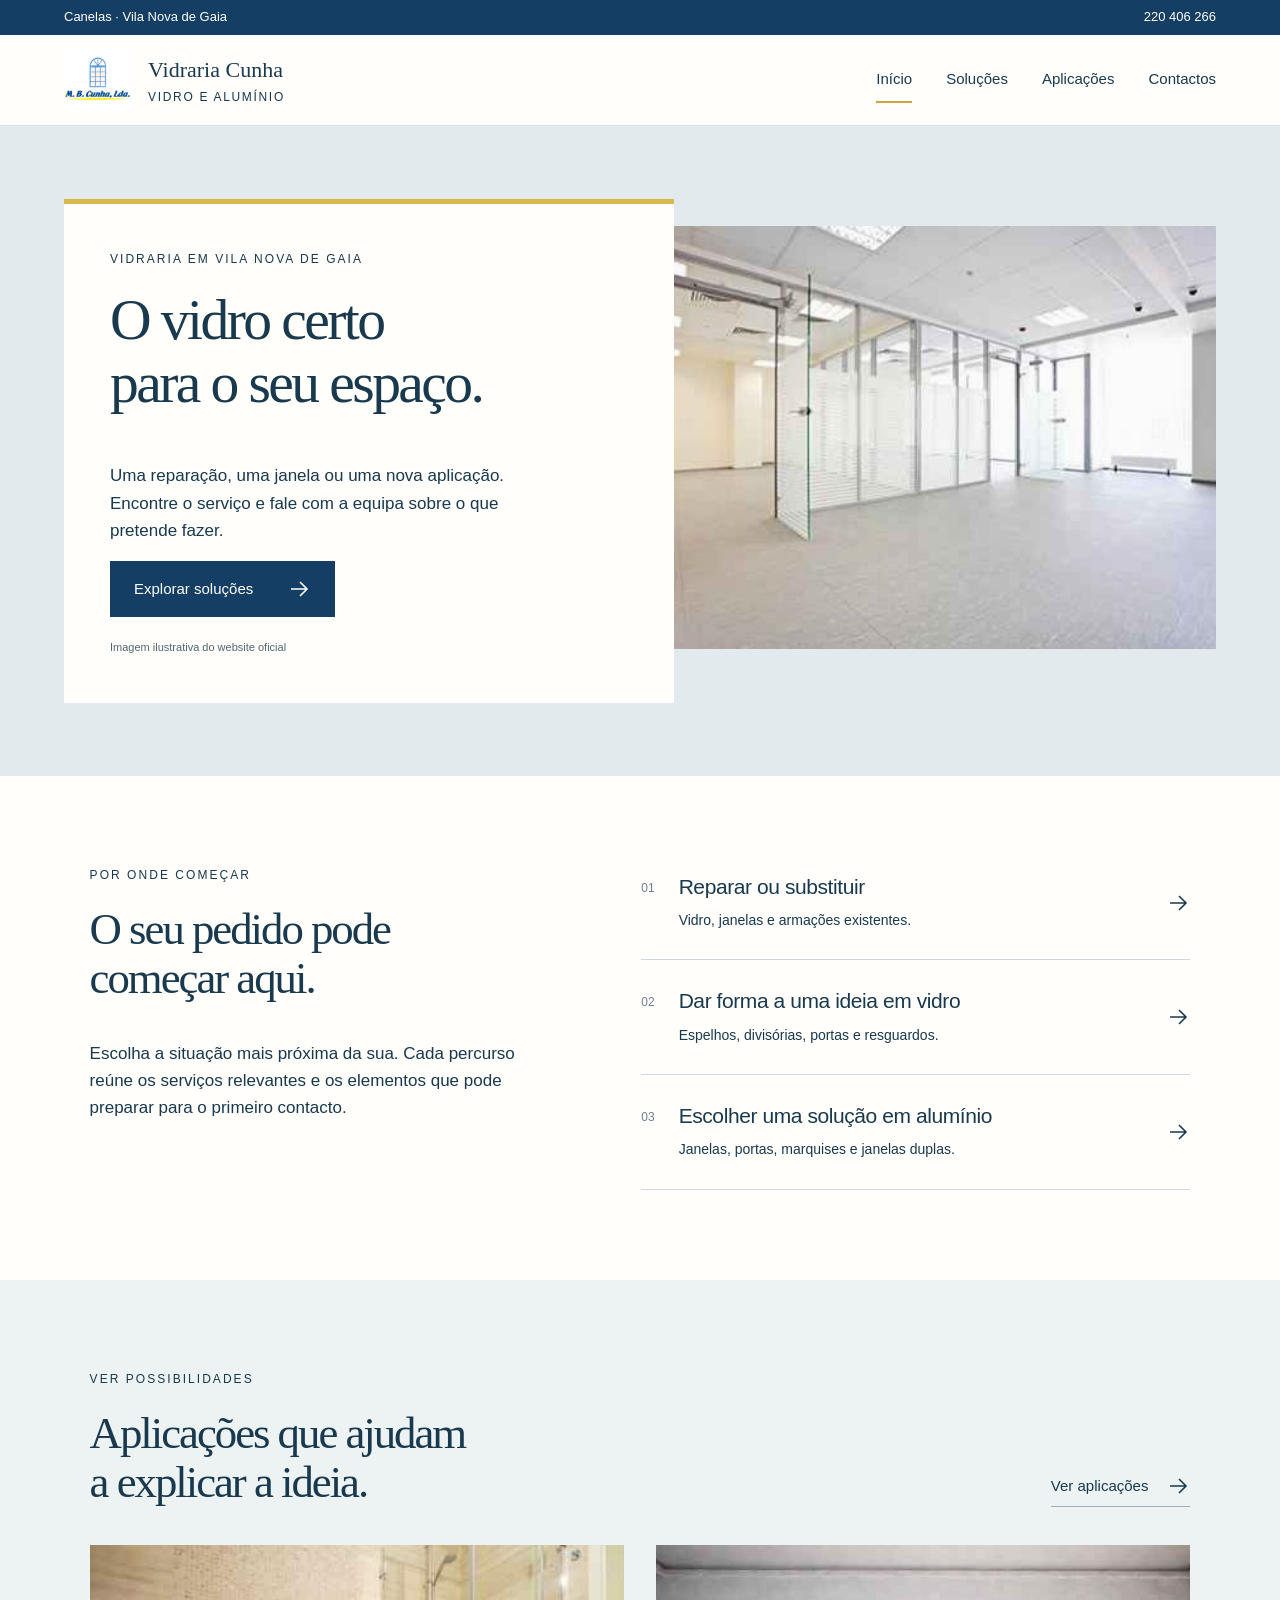
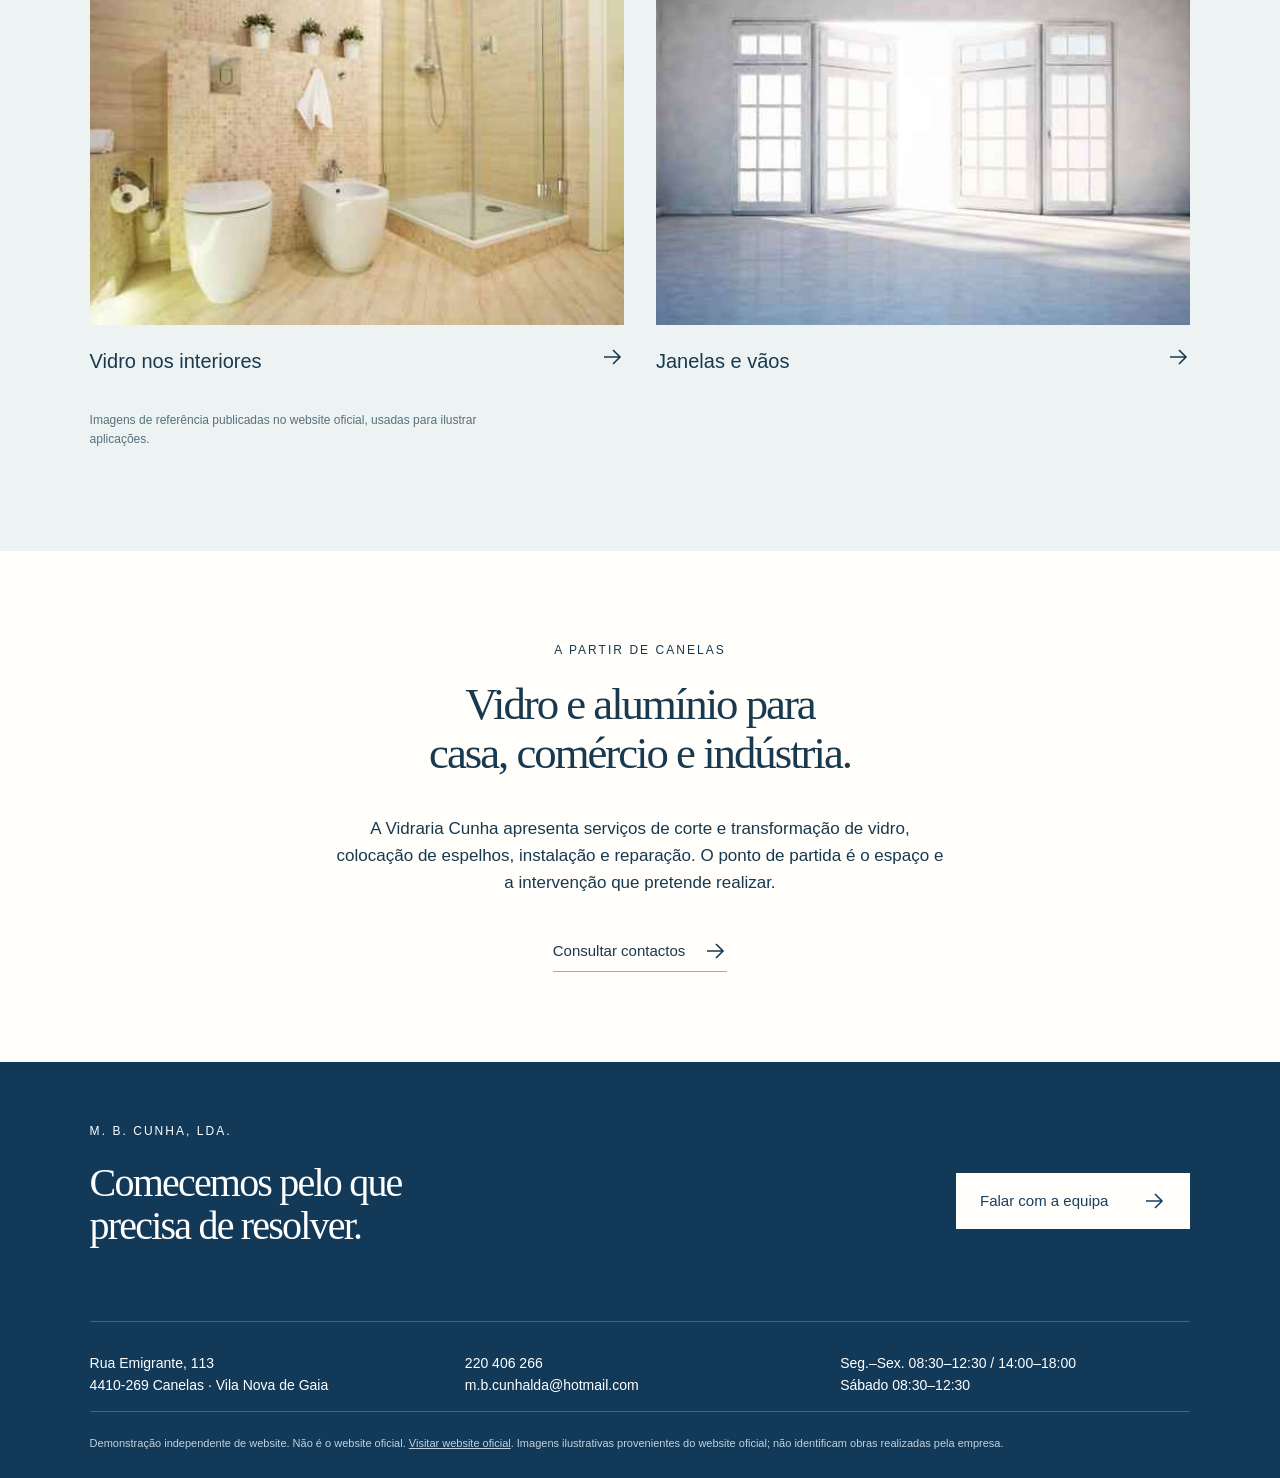
<file: index.html>
<!doctype html><html lang="pt-PT"><head><meta charset="utf-8"><meta name="viewport" content="width=device-width,initial-scale=1"><meta name="robots" content="noindex,nofollow"><title>Vidro e alumínio em Gaia · Vidraria Cunha</title><meta name="description" content="Vidro, espelhos e caixilharia de alumínio em Canelas, Vila Nova de Gaia. Demonstração independente de website."><link rel="stylesheet" href="style.css"><script src="app.js" defer></script></head><body><a class="skip" href="#conteudo">Saltar para o conteúdo</a><div class="topline"><span>Canelas · Vila Nova de Gaia</span><a href="tel:+351220406266">220 406 266</a></div><header><a class="brand" href="index.html" aria-label="Vidraria Cunha — início"><img src="assets/logo.gif" alt="M. B. Cunha, Lda." width="100" height="100"><span>Vidraria Cunha<small>Vidro e alumínio</small></span></a><button class="menu" aria-controls="nav" aria-expanded="false">Menu <span aria-hidden="true">☰</span></button><nav id="nav" aria-label="Navegação principal"><a href="index.html" aria-current="page">Início</a><a href="solucoes.html">Soluções</a><a href="aplicacoes.html">Aplicações</a><a href="contactos.html">Contactos</a></nav></header><main id="conteudo">
<section class="hero"><img src="assets/application-2.jpg" alt="Exemplo ilustrativo de divisórias e portas de vidro num escritório" width="500" height="334" fetchpriority="high"><div class="hero-panel"><span class="eyebrow">Vidraria em Vila Nova de Gaia</span><h1>O vidro certo<br>para o seu espaço.</h1><p>Uma reparação, uma janela ou uma nova aplicação. Encontre o serviço e fale com a equipa sobre o que pretende fazer.</p><a class="button" href="solucoes.html">Explorar soluções<svg viewBox="0 0 24 24" fill="none" stroke="currentColor" stroke-width="1.6" aria-hidden="true"><path d="M4 12h15M13 5l7 7-7 7"/></svg></a><span class="image-note">Imagem ilustrativa do website oficial</span></div></section>
<section class="section start"><div><span class="eyebrow">Por onde começar</span><h2>O seu pedido pode<br>começar aqui.</h2><p>Escolha a situação mais próxima da sua. Cada percurso reúne os serviços relevantes e os elementos que pode preparar para o primeiro contacto.</p></div><div class="paths"><a href="solucoes.html#reparacao"><span class="number">01</span><span><h3>Reparar ou substituir</h3><p>Vidro, janelas e armações existentes.</p></span><svg viewBox="0 0 24 24" fill="none" stroke="currentColor" stroke-width="1.6" aria-hidden="true"><path d="M4 12h15M13 5l7 7-7 7"/></svg></a><a href="solucoes.html#vidro"><span class="number">02</span><span><h3>Dar forma a uma ideia em vidro</h3><p>Espelhos, divisórias, portas e resguardos.</p></span><svg viewBox="0 0 24 24" fill="none" stroke="currentColor" stroke-width="1.6" aria-hidden="true"><path d="M4 12h15M13 5l7 7-7 7"/></svg></a><a href="solucoes.html#aluminio"><span class="number">03</span><span><h3>Escolher uma solução em alumínio</h3><p>Janelas, portas, marquises e janelas duplas.</p></span><svg viewBox="0 0 24 24" fill="none" stroke="currentColor" stroke-width="1.6" aria-hidden="true"><path d="M4 12h15M13 5l7 7-7 7"/></svg></a></div></section>
<section class="section examples"><div class="section-heading"><div><span class="eyebrow">Ver possibilidades</span><h2>Aplicações que ajudam<br>a explicar a ideia.</h2></div><a class="text-link" href="aplicacoes.html">Ver aplicações<svg viewBox="0 0 24 24" fill="none" stroke="currentColor" stroke-width="1.6" aria-hidden="true"><path d="M4 12h15M13 5l7 7-7 7"/></svg></a></div><div class="image-pair"><a href="aplicacoes.html#interiores"><img class="" src="assets/application-4.jpg" alt="Imagem ilustrativa de um resguardo de vidro numa casa de banho" loading="lazy" width="500" height="334"><span>Vidro nos interiores <svg viewBox="0 0 24 24" fill="none" stroke="currentColor" stroke-width="1.6" aria-hidden="true"><path d="M4 12h15M13 5l7 7-7 7"/></svg></span></a><a href="aplicacoes.html#janelas"><img class="" src="assets/application-5.jpg" alt="Imagem ilustrativa de janelas abertas num espaço interior" loading="lazy" width="500" height="334"><span>Janelas e vãos <svg viewBox="0 0 24 24" fill="none" stroke="currentColor" stroke-width="1.6" aria-hidden="true"><path d="M4 12h15M13 5l7 7-7 7"/></svg></span></a></div><p class="caption">Imagens de referência publicadas no website oficial, usadas para ilustrar aplicações.</p></section>
<section class="section about"><span class="eyebrow">A partir de Canelas</span><h2>Vidro e alumínio para<br>casa, comércio e indústria.</h2><p>A Vidraria Cunha apresenta serviços de corte e transformação de vidro, colocação de espelhos, instalação e reparação. O ponto de partida é o espaço e a intervenção que pretende realizar.</p><a class="text-link" href="contactos.html">Consultar contactos<svg viewBox="0 0 24 24" fill="none" stroke="currentColor" stroke-width="1.6" aria-hidden="true"><path d="M4 12h15M13 5l7 7-7 7"/></svg></a></section>
</main><footer><div class="footer-top"><div><span class="eyebrow">M. B. Cunha, Lda.</span><h2>Comecemos pelo que<br>precisa de resolver.</h2></div><a class="button light" href="contactos.html">Falar com a equipa<svg viewBox="0 0 24 24" fill="none" stroke="currentColor" stroke-width="1.6" aria-hidden="true"><path d="M4 12h15M13 5l7 7-7 7"/></svg></a></div><div class="footer-details"><p>Rua Emigrante, 113<br>4410-269 Canelas · Vila Nova de Gaia</p><p><a href="tel:+351220406266">220 406 266</a><br><a href="mailto:m.b.cunhalda@hotmail.com">m.b.cunhalda@hotmail.com</a></p><p>Seg.–Sex. 08:30–12:30 / 14:00–18:00<br>Sábado 08:30–12:30</p></div><div class="demo-note">Demonstração independente de website. Não é o website oficial. <a href="https://www.vidrariacunha.pt/" target="_blank" rel="noopener">Visitar website oficial</a>. Imagens ilustrativas provenientes do website oficial; não identificam obras realizadas pela empresa.</div></footer></body></html>
</file>
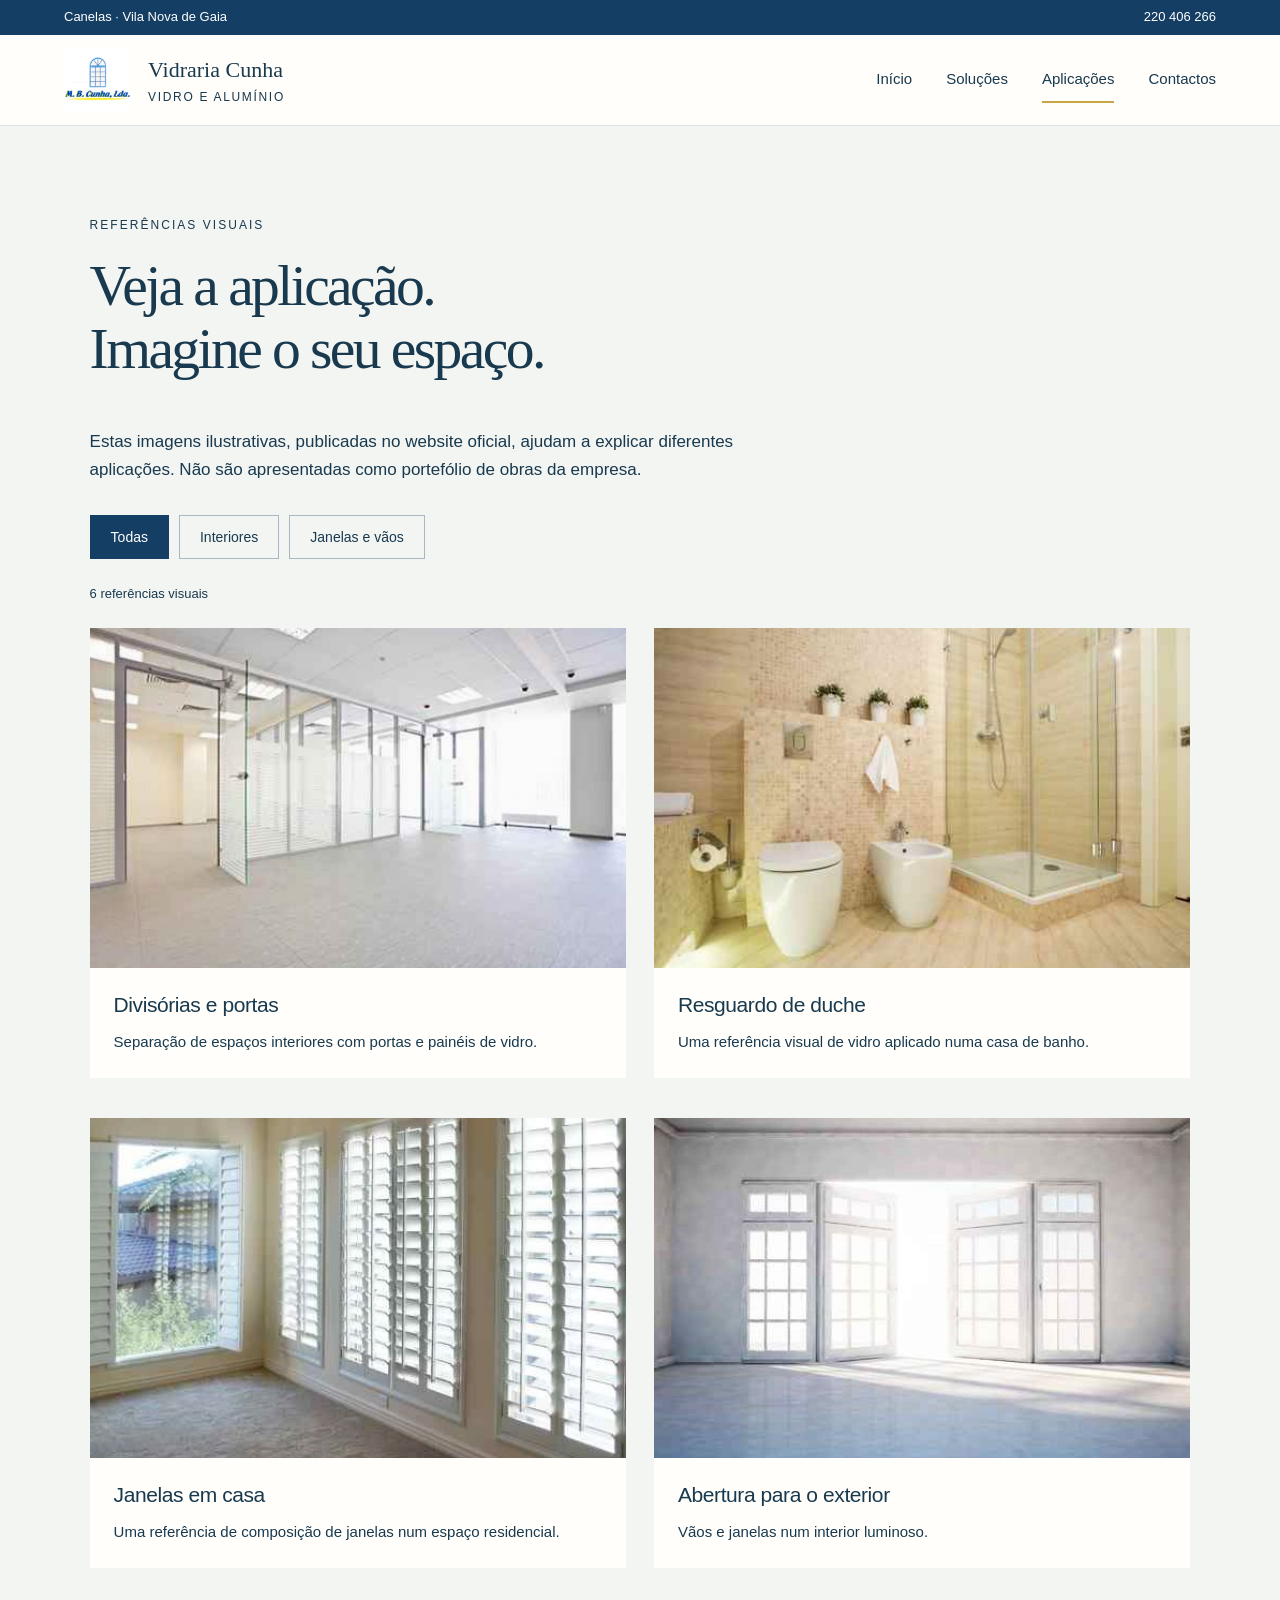
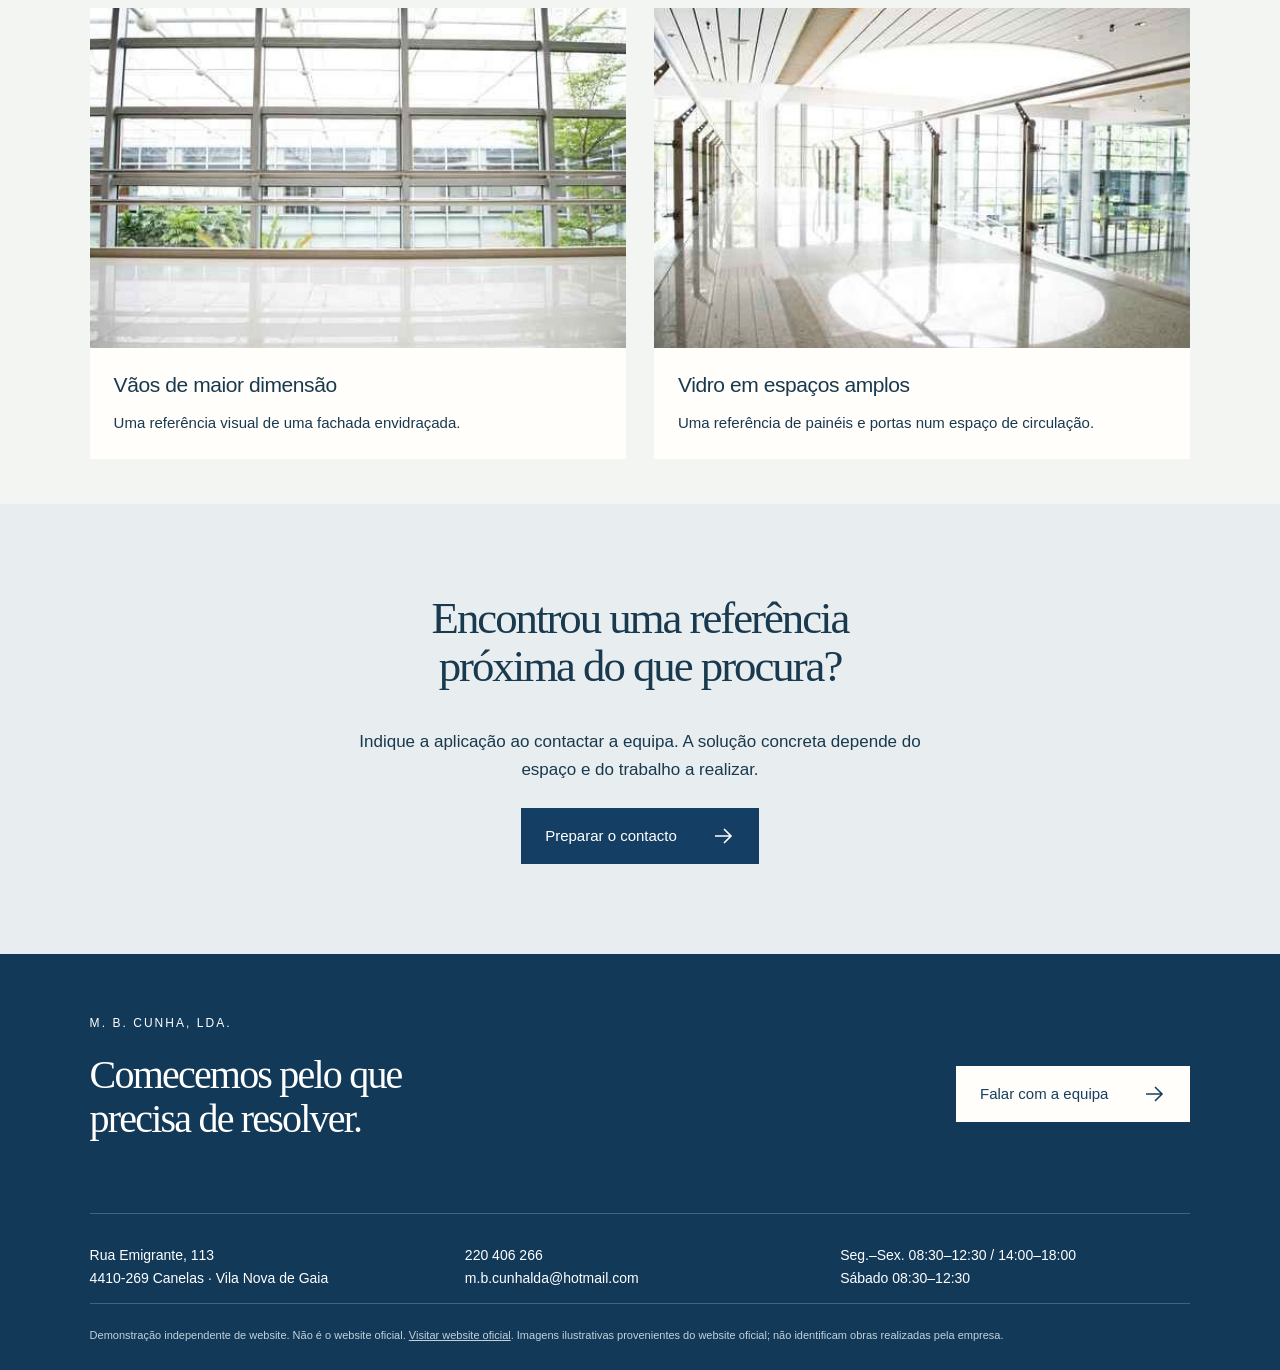
<file: aplicacoes.html>
<!doctype html><html lang="pt-PT"><head><meta charset="utf-8"><meta name="viewport" content="width=device-width,initial-scale=1"><meta name="robots" content="noindex,nofollow"><title>Aplicações · Vidraria Cunha</title><meta name="description" content="Vidro, espelhos e caixilharia de alumínio em Canelas, Vila Nova de Gaia. Demonstração independente de website."><link rel="stylesheet" href="style.css"><script src="app.js" defer></script></head><body><a class="skip" href="#conteudo">Saltar para o conteúdo</a><div class="topline"><span>Canelas · Vila Nova de Gaia</span><a href="tel:+351220406266">220 406 266</a></div><header><a class="brand" href="index.html" aria-label="Vidraria Cunha — início"><img src="assets/logo.gif" alt="M. B. Cunha, Lda." width="100" height="100"><span>Vidraria Cunha<small>Vidro e alumínio</small></span></a><button class="menu" aria-controls="nav" aria-expanded="false">Menu <span aria-hidden="true">☰</span></button><nav id="nav" aria-label="Navegação principal"><a href="index.html">Início</a><a href="solucoes.html">Soluções</a><a href="aplicacoes.html" aria-current="page">Aplicações</a><a href="contactos.html">Contactos</a></nav></header><main id="conteudo">
<section class="page-intro section"><span class="eyebrow">Referências visuais</span><h1>Veja a aplicação.<br>Imagine o seu espaço.</h1><p>Estas imagens ilustrativas, publicadas no website oficial, ajudam a explicar diferentes aplicações. Não são apresentadas como portefólio de obras da empresa.</p><div class="filters" role="group" aria-label="Filtrar aplicações"><button data-filter="todos" aria-pressed="true">Todas</button><button id="interiores" data-filter="interiores" aria-pressed="false">Interiores</button><button id="janelas" data-filter="janelas" aria-pressed="false">Janelas e vãos</button></div><p class="result-count" aria-live="polite">6 referências visuais</p><div class="gallery"><figure data-category="interiores"><img class="" src="assets/application-2.jpg" alt="Divisórias e portas" loading="lazy" width="500" height="334"><figcaption><h3>Divisórias e portas</h3><p>Separação de espaços interiores com portas e painéis de vidro.</p></figcaption></figure><figure data-category="interiores"><img class="" src="assets/application-4.jpg" alt="Resguardo de duche" loading="lazy" width="500" height="334"><figcaption><h3>Resguardo de duche</h3><p>Uma referência visual de vidro aplicado numa casa de banho.</p></figcaption></figure><figure data-category="janelas"><img class="" src="assets/application-1.jpg" alt="Janelas em casa" loading="lazy" width="500" height="334"><figcaption><h3>Janelas em casa</h3><p>Uma referência de composição de janelas num espaço residencial.</p></figcaption></figure><figure data-category="janelas"><img class="" src="assets/application-5.jpg" alt="Abertura para o exterior" loading="lazy" width="500" height="334"><figcaption><h3>Abertura para o exterior</h3><p>Vãos e janelas num interior luminoso.</p></figcaption></figure><figure data-category="janelas"><img class="" src="assets/application-3.jpg" alt="Vãos de maior dimensão" loading="lazy" width="500" height="334"><figcaption><h3>Vãos de maior dimensão</h3><p>Uma referência visual de uma fachada envidraçada.</p></figcaption></figure><figure data-category="interiores"><img class="" src="assets/application-6.jpg" alt="Vidro em espaços amplos" loading="lazy" width="500" height="334"><figcaption><h3>Vidro em espaços amplos</h3><p>Uma referência de painéis e portas num espaço de circulação.</p></figcaption></figure></div></section><section class="section enquiry"><h2>Encontrou uma referência<br>próxima do que procura?</h2><p>Indique a aplicação ao contactar a equipa. A solução concreta depende do espaço e do trabalho a realizar.</p><a class="button" href="contactos.html">Preparar o contacto<svg viewBox="0 0 24 24" fill="none" stroke="currentColor" stroke-width="1.6" aria-hidden="true"><path d="M4 12h15M13 5l7 7-7 7"/></svg></a></section>
</main><footer><div class="footer-top"><div><span class="eyebrow">M. B. Cunha, Lda.</span><h2>Comecemos pelo que<br>precisa de resolver.</h2></div><a class="button light" href="contactos.html">Falar com a equipa<svg viewBox="0 0 24 24" fill="none" stroke="currentColor" stroke-width="1.6" aria-hidden="true"><path d="M4 12h15M13 5l7 7-7 7"/></svg></a></div><div class="footer-details"><p>Rua Emigrante, 113<br>4410-269 Canelas · Vila Nova de Gaia</p><p><a href="tel:+351220406266">220 406 266</a><br><a href="mailto:m.b.cunhalda@hotmail.com">m.b.cunhalda@hotmail.com</a></p><p>Seg.–Sex. 08:30–12:30 / 14:00–18:00<br>Sábado 08:30–12:30</p></div><div class="demo-note">Demonstração independente de website. Não é o website oficial. <a href="https://www.vidrariacunha.pt/" target="_blank" rel="noopener">Visitar website oficial</a>. Imagens ilustrativas provenientes do website oficial; não identificam obras realizadas pela empresa.</div></footer></body></html>
</file>
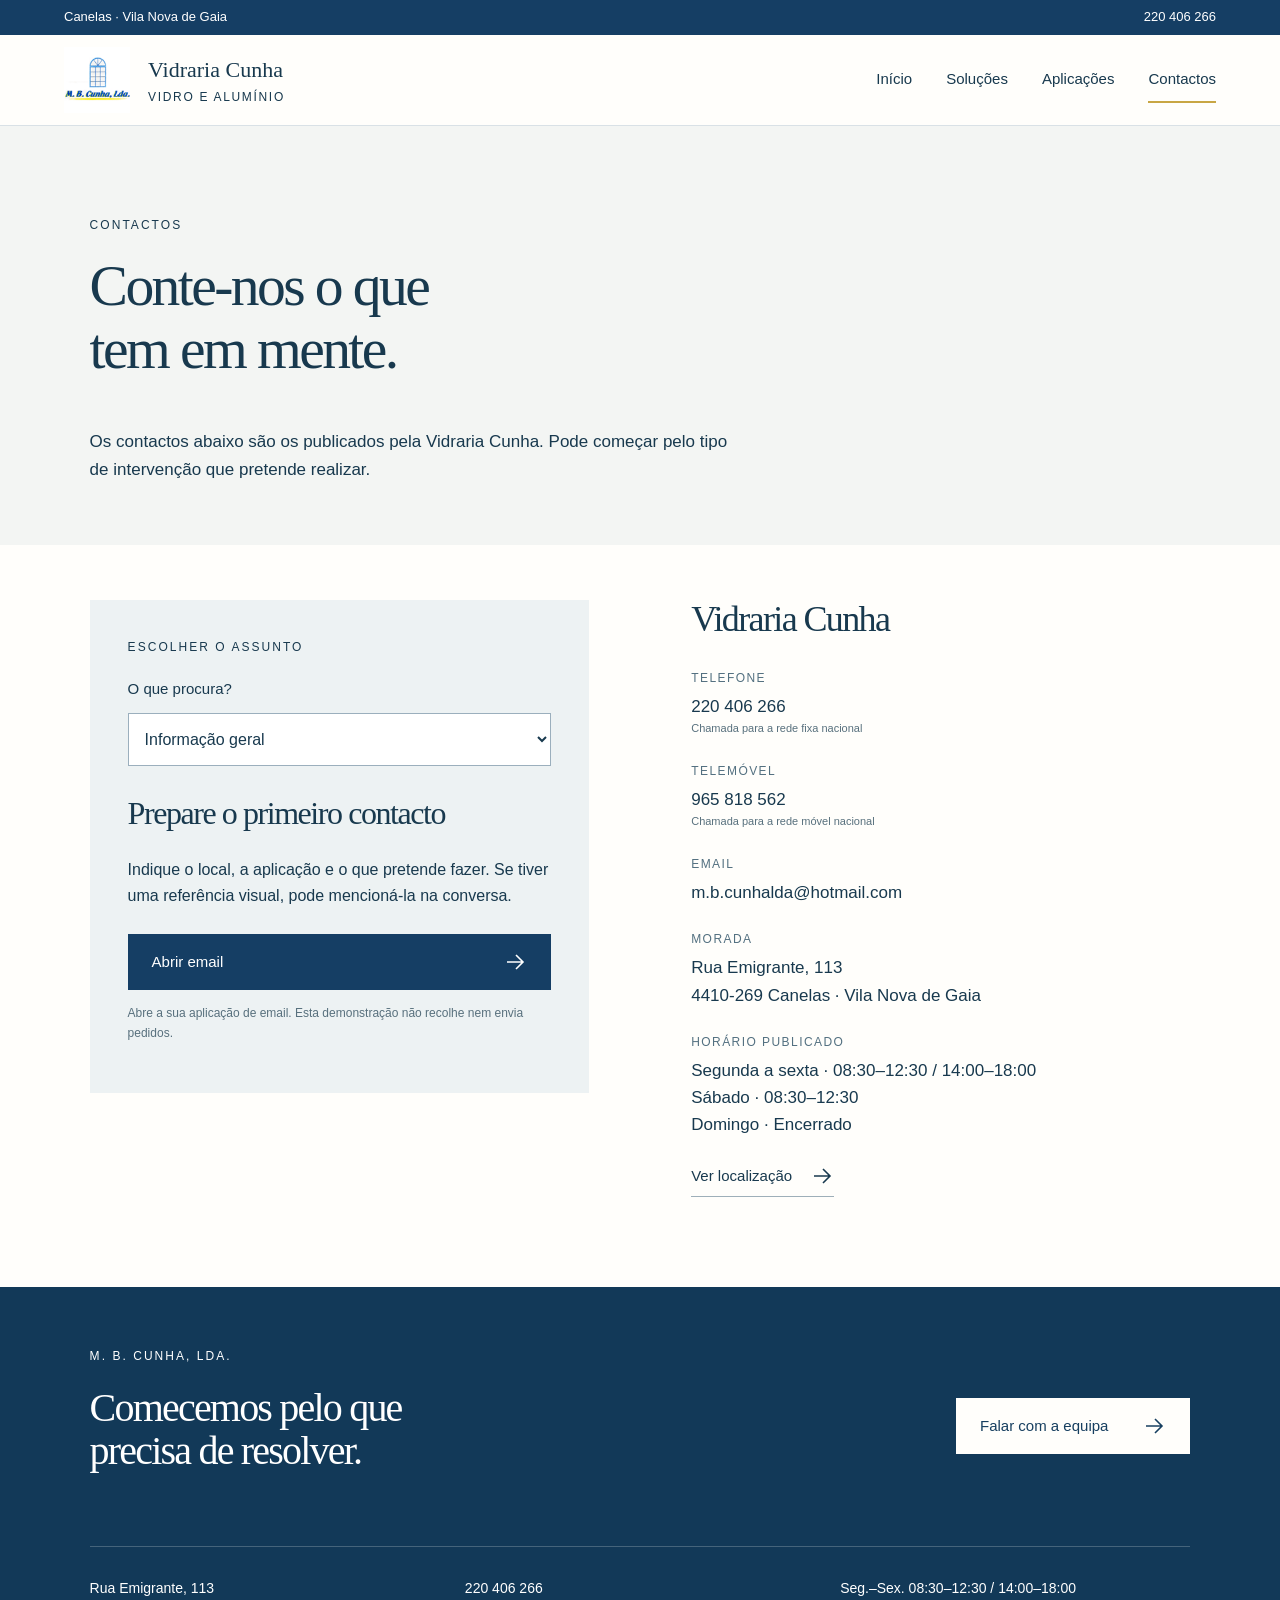
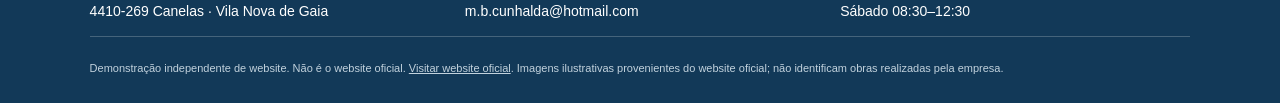
<file: contactos.html>
<!doctype html><html lang="pt-PT"><head><meta charset="utf-8"><meta name="viewport" content="width=device-width,initial-scale=1"><meta name="robots" content="noindex,nofollow"><title>Contactos · Vidraria Cunha</title><meta name="description" content="Vidro, espelhos e caixilharia de alumínio em Canelas, Vila Nova de Gaia. Demonstração independente de website."><link rel="stylesheet" href="style.css"><script src="app.js" defer></script></head><body><a class="skip" href="#conteudo">Saltar para o conteúdo</a><div class="topline"><span>Canelas · Vila Nova de Gaia</span><a href="tel:+351220406266">220 406 266</a></div><header><a class="brand" href="index.html" aria-label="Vidraria Cunha — início"><img src="assets/logo.gif" alt="M. B. Cunha, Lda." width="100" height="100"><span>Vidraria Cunha<small>Vidro e alumínio</small></span></a><button class="menu" aria-controls="nav" aria-expanded="false">Menu <span aria-hidden="true">☰</span></button><nav id="nav" aria-label="Navegação principal"><a href="index.html">Início</a><a href="solucoes.html">Soluções</a><a href="aplicacoes.html">Aplicações</a><a href="contactos.html" aria-current="page">Contactos</a></nav></header><main id="conteudo">
<section class="page-intro section"><span class="eyebrow">Contactos</span><h1>Conte-nos o que<br>tem em mente.</h1><p>Os contactos abaixo são os publicados pela Vidraria Cunha. Pode começar pelo tipo de intervenção que pretende realizar.</p></section><section class="contact-grid section"><div class="contact-card"><span class="eyebrow">Escolher o assunto</span><label for="request">O que procura?</label><select id="request"><option value="geral">Informação geral</option><option value="reparacao">Reparar ou substituir</option><option value="vidro">Vidro ou espelhos</option><option value="aluminio">Caixilharia de alumínio</option></select><div class="request-guide" aria-live="polite"><h2 id="guide-title">Prepare o primeiro contacto</h2><p id="guide-copy">Indique o local, a aplicação e o que pretende fazer. Se tiver uma referência visual, pode mencioná-la na conversa.</p></div><a class="button" id="email-link" href="mailto:m.b.cunhalda@hotmail.com">Abrir email <svg viewBox="0 0 24 24" fill="none" stroke="currentColor" stroke-width="1.6" aria-hidden="true"><path d="M4 12h15M13 5l7 7-7 7"/></svg></a><p class="caption">Abre a sua aplicação de email. Esta demonstração não recolhe nem envia pedidos.</p></div><div class="contact-details"><h2>Vidraria Cunha</h2><dl><dt>Telefone</dt><dd><a href="tel:+351220406266">220 406 266</a><small>Chamada para a rede fixa nacional</small></dd><dt>Telemóvel</dt><dd><a href="tel:+351965818562">965 818 562</a><small>Chamada para a rede móvel nacional</small></dd><dt>Email</dt><dd><a href="mailto:m.b.cunhalda@hotmail.com">m.b.cunhalda@hotmail.com</a></dd><dt>Morada</dt><dd>Rua Emigrante, 113<br>4410-269 Canelas · Vila Nova de Gaia</dd><dt>Horário publicado</dt><dd>Segunda a sexta · 08:30–12:30 / 14:00–18:00<br>Sábado · 08:30–12:30<br>Domingo · Encerrado</dd></dl><a class="text-link" href="https://www.google.com/maps/search/?api=1&amp;query=Rua+Emigrante+113+Canelas+Vila+Nova+de+Gaia" target="_blank" rel="noopener">Ver localização <svg viewBox="0 0 24 24" fill="none" stroke="currentColor" stroke-width="1.6" aria-hidden="true"><path d="M4 12h15M13 5l7 7-7 7"/></svg></a></div></section>
</main><footer><div class="footer-top"><div><span class="eyebrow">M. B. Cunha, Lda.</span><h2>Comecemos pelo que<br>precisa de resolver.</h2></div><a class="button light" href="contactos.html">Falar com a equipa<svg viewBox="0 0 24 24" fill="none" stroke="currentColor" stroke-width="1.6" aria-hidden="true"><path d="M4 12h15M13 5l7 7-7 7"/></svg></a></div><div class="footer-details"><p>Rua Emigrante, 113<br>4410-269 Canelas · Vila Nova de Gaia</p><p><a href="tel:+351220406266">220 406 266</a><br><a href="mailto:m.b.cunhalda@hotmail.com">m.b.cunhalda@hotmail.com</a></p><p>Seg.–Sex. 08:30–12:30 / 14:00–18:00<br>Sábado 08:30–12:30</p></div><div class="demo-note">Demonstração independente de website. Não é o website oficial. <a href="https://www.vidrariacunha.pt/" target="_blank" rel="noopener">Visitar website oficial</a>. Imagens ilustrativas provenientes do website oficial; não identificam obras realizadas pela empresa.</div></footer></body></html>
</file>
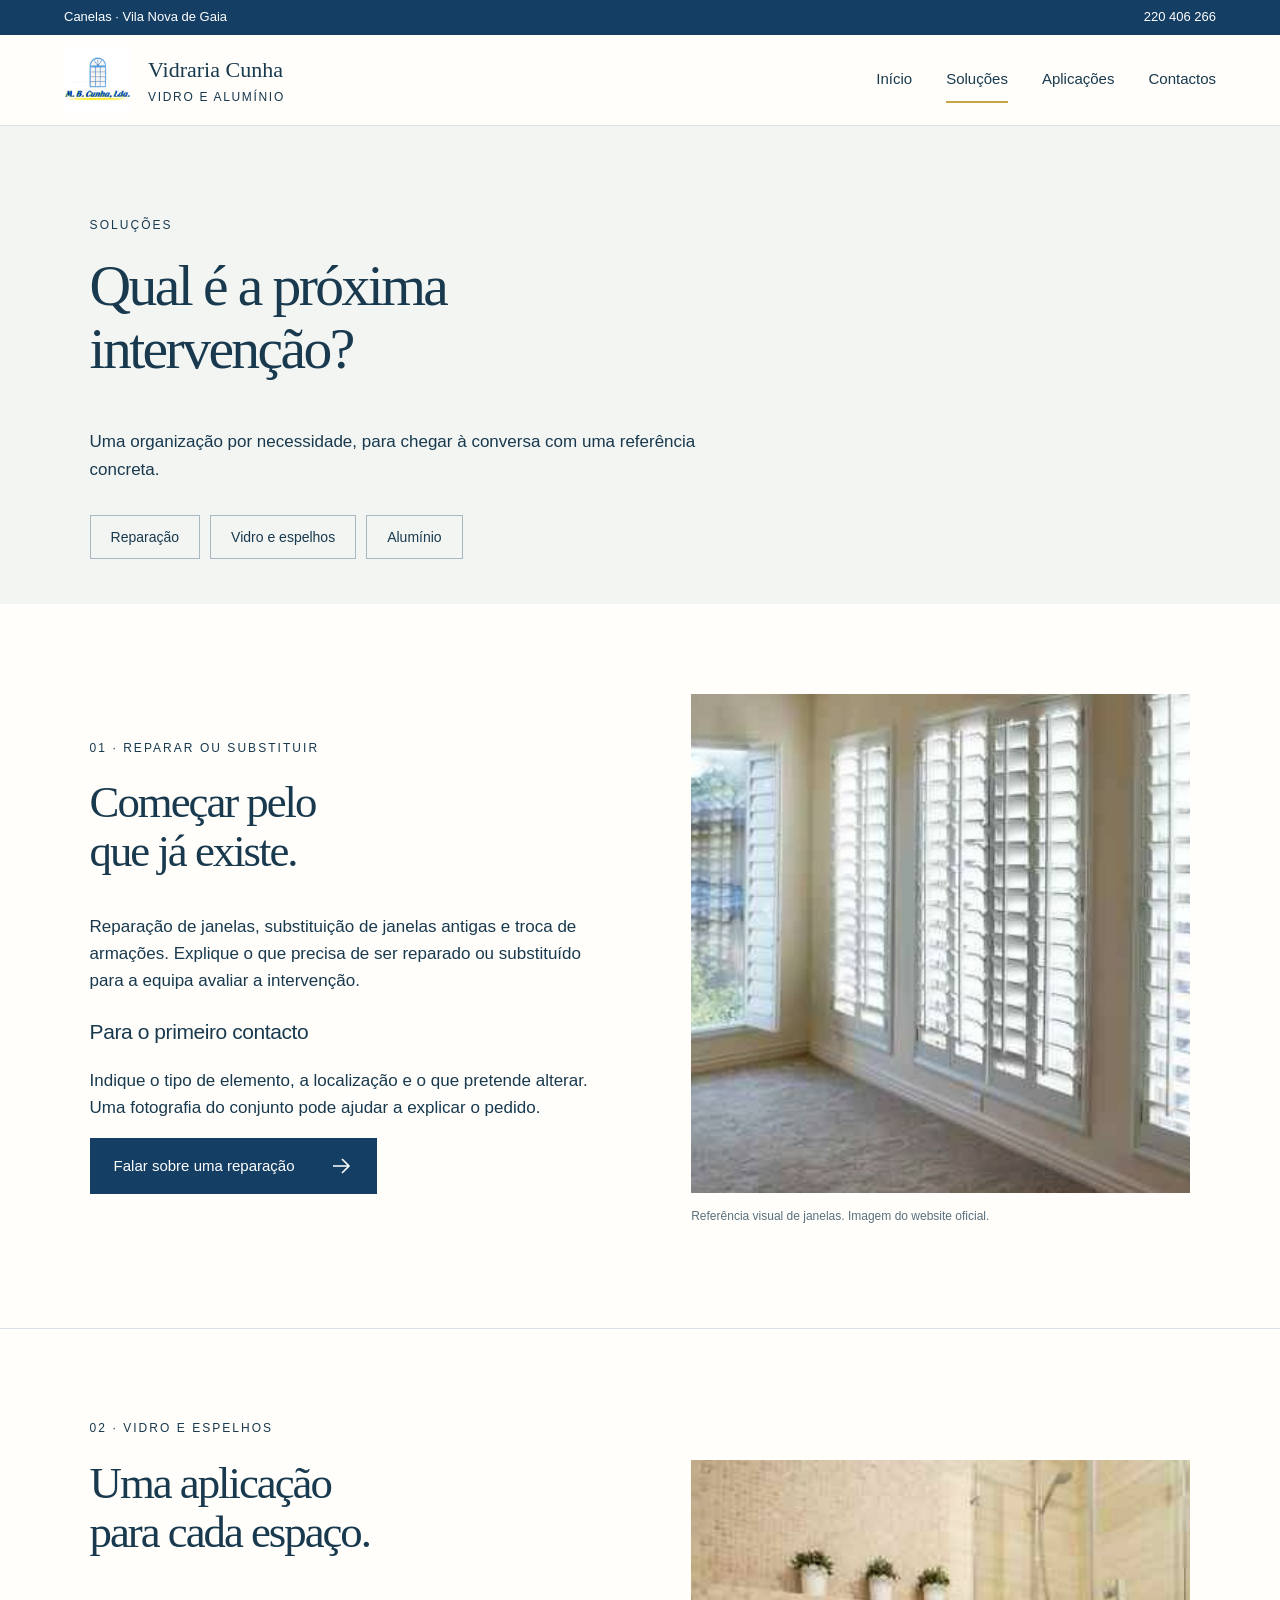
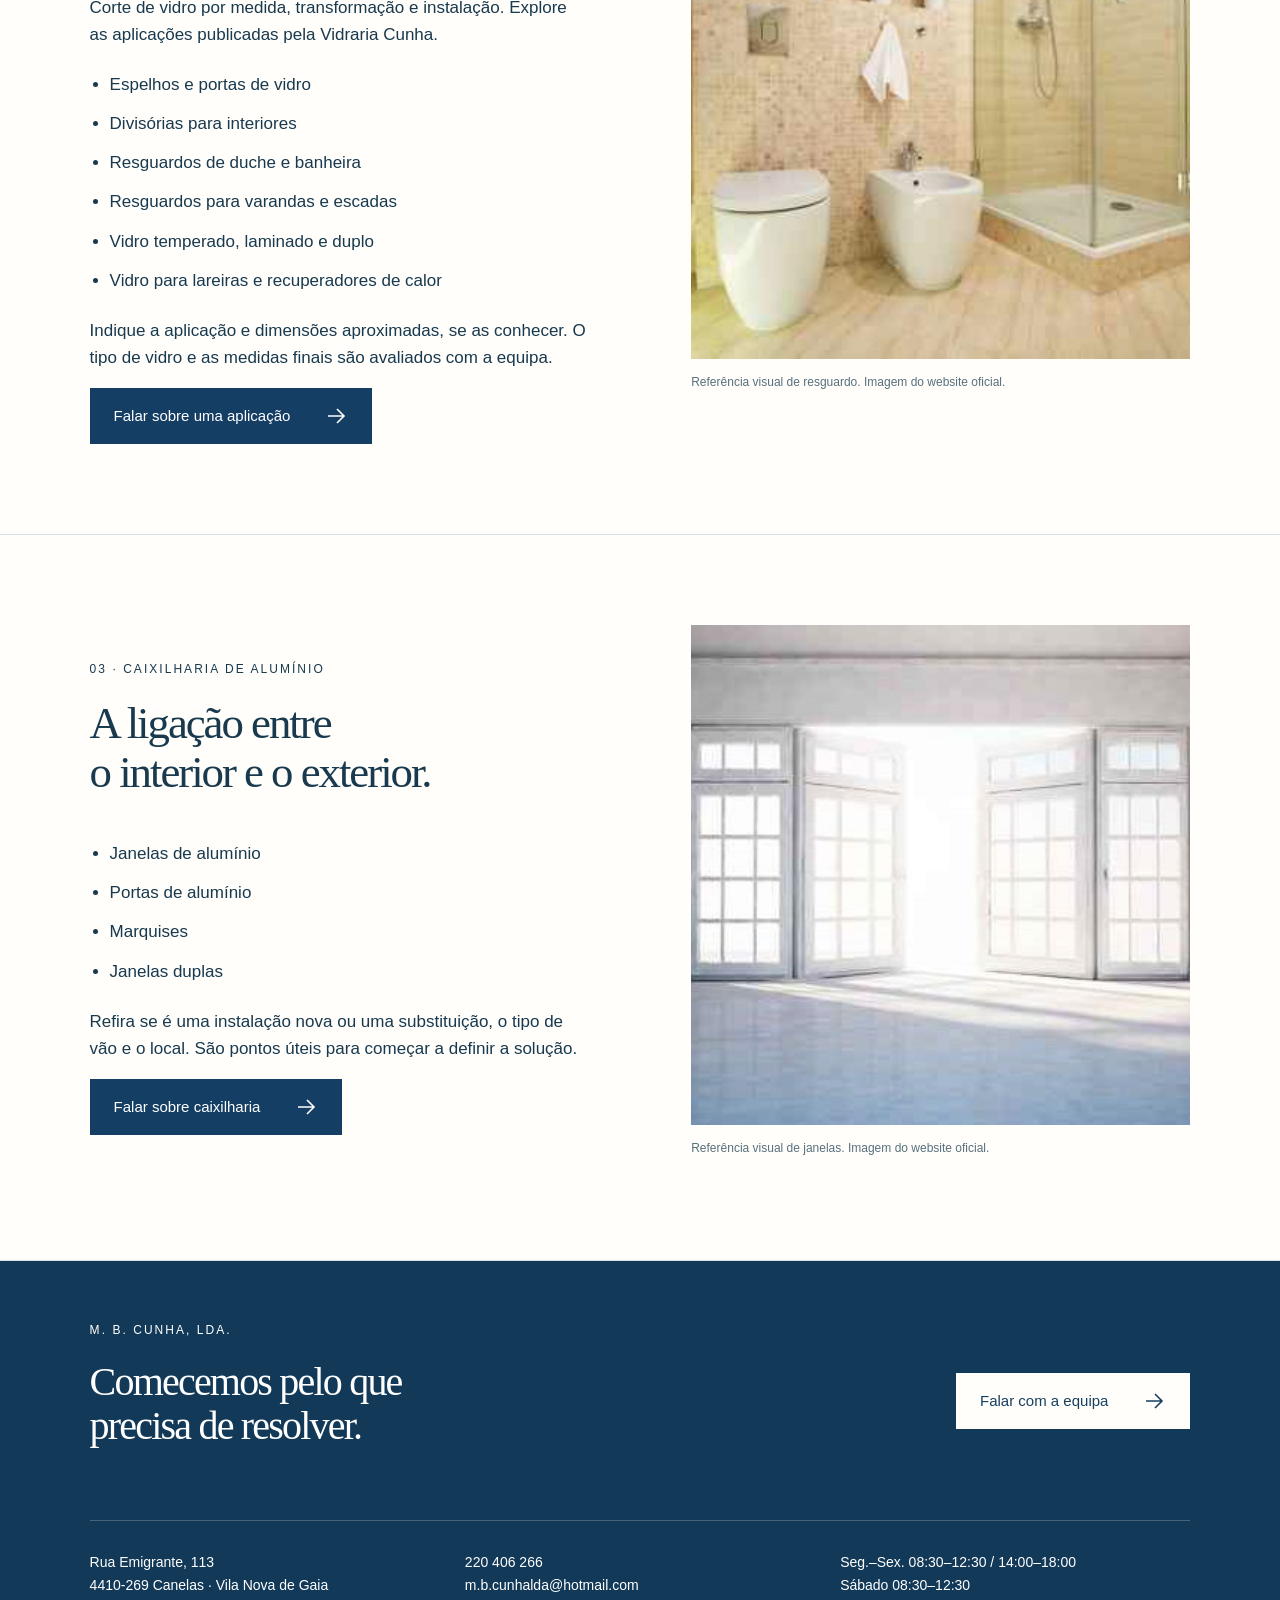
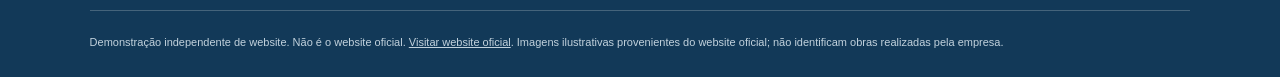
<file: solucoes.html>
<!doctype html><html lang="pt-PT"><head><meta charset="utf-8"><meta name="viewport" content="width=device-width,initial-scale=1"><meta name="robots" content="noindex,nofollow"><title>Soluções · Vidraria Cunha</title><meta name="description" content="Vidro, espelhos e caixilharia de alumínio em Canelas, Vila Nova de Gaia. Demonstração independente de website."><link rel="stylesheet" href="style.css"><script src="app.js" defer></script></head><body><a class="skip" href="#conteudo">Saltar para o conteúdo</a><div class="topline"><span>Canelas · Vila Nova de Gaia</span><a href="tel:+351220406266">220 406 266</a></div><header><a class="brand" href="index.html" aria-label="Vidraria Cunha — início"><img src="assets/logo.gif" alt="M. B. Cunha, Lda." width="100" height="100"><span>Vidraria Cunha<small>Vidro e alumínio</small></span></a><button class="menu" aria-controls="nav" aria-expanded="false">Menu <span aria-hidden="true">☰</span></button><nav id="nav" aria-label="Navegação principal"><a href="index.html">Início</a><a href="solucoes.html" aria-current="page">Soluções</a><a href="aplicacoes.html">Aplicações</a><a href="contactos.html">Contactos</a></nav></header><main id="conteudo">
<section class="page-intro section"><span class="eyebrow">Soluções</span><h1>Qual é a próxima<br>intervenção?</h1><p>Uma organização por necessidade, para chegar à conversa com uma referência concreta.</p><div class="jump-links"><a href="#reparacao">Reparação</a><a href="#vidro">Vidro e espelhos</a><a href="#aluminio">Alumínio</a></div></section>
<section class="service section" id="reparacao"><div><span class="eyebrow">01 · Reparar ou substituir</span><h2>Começar pelo<br>que já existe.</h2><p>Reparação de janelas, substituição de janelas antigas e troca de armações. Explique o que precisa de ser reparado ou substituído para a equipa avaliar a intervenção.</p><h3>Para o primeiro contacto</h3><p>Indique o tipo de elemento, a localização e o que pretende alterar. Uma fotografia do conjunto pode ajudar a explicar o pedido.</p><a class="button" href="contactos.html?pedido=reparacao">Falar sobre uma reparação<svg viewBox="0 0 24 24" fill="none" stroke="currentColor" stroke-width="1.6" aria-hidden="true"><path d="M4 12h15M13 5l7 7-7 7"/></svg></a></div><div class="service-visual"><img class="" src="assets/application-1.jpg" alt="Imagem ilustrativa de janelas num espaço residencial" loading="lazy" width="500" height="334"><p class="caption">Referência visual de janelas. Imagem do website oficial.</p></div></section>
<section class="service section" id="vidro"><div><span class="eyebrow">02 · Vidro e espelhos</span><h2>Uma aplicação<br>para cada espaço.</h2><p>Corte de vidro por medida, transformação e instalação. Explore as aplicações publicadas pela Vidraria Cunha.</p><ul class="service-list"><li>Espelhos e portas de vidro</li><li>Divisórias para interiores</li><li>Resguardos de duche e banheira</li><li>Resguardos para varandas e escadas</li><li>Vidro temperado, laminado e duplo</li><li>Vidro para lareiras e recuperadores de calor</li></ul><p>Indique a aplicação e dimensões aproximadas, se as conhecer. O tipo de vidro e as medidas finais são avaliados com a equipa.</p><a class="button" href="contactos.html?pedido=vidro">Falar sobre uma aplicação<svg viewBox="0 0 24 24" fill="none" stroke="currentColor" stroke-width="1.6" aria-hidden="true"><path d="M4 12h15M13 5l7 7-7 7"/></svg></a></div><div class="service-visual"><img class="" src="assets/application-4.jpg" alt="Imagem ilustrativa de uma divisória de vidro para duche" loading="lazy" width="500" height="334"><p class="caption">Referência visual de resguardo. Imagem do website oficial.</p></div></section>
<section class="service section" id="aluminio"><div><span class="eyebrow">03 · Caixilharia de alumínio</span><h2>A ligação entre<br>o interior e o exterior.</h2><ul class="service-list"><li>Janelas de alumínio</li><li>Portas de alumínio</li><li>Marquises</li><li>Janelas duplas</li></ul><p>Refira se é uma instalação nova ou uma substituição, o tipo de vão e o local. São pontos úteis para começar a definir a solução.</p><a class="button" href="contactos.html?pedido=aluminio">Falar sobre caixilharia<svg viewBox="0 0 24 24" fill="none" stroke="currentColor" stroke-width="1.6" aria-hidden="true"><path d="M4 12h15M13 5l7 7-7 7"/></svg></a></div><div class="service-visual"><img class="" src="assets/application-5.jpg" alt="Imagem ilustrativa de um vão com janelas abertas" loading="lazy" width="500" height="334"><p class="caption">Referência visual de janelas. Imagem do website oficial.</p></div></section>
</main><footer><div class="footer-top"><div><span class="eyebrow">M. B. Cunha, Lda.</span><h2>Comecemos pelo que<br>precisa de resolver.</h2></div><a class="button light" href="contactos.html">Falar com a equipa<svg viewBox="0 0 24 24" fill="none" stroke="currentColor" stroke-width="1.6" aria-hidden="true"><path d="M4 12h15M13 5l7 7-7 7"/></svg></a></div><div class="footer-details"><p>Rua Emigrante, 113<br>4410-269 Canelas · Vila Nova de Gaia</p><p><a href="tel:+351220406266">220 406 266</a><br><a href="mailto:m.b.cunhalda@hotmail.com">m.b.cunhalda@hotmail.com</a></p><p>Seg.–Sex. 08:30–12:30 / 14:00–18:00<br>Sábado 08:30–12:30</p></div><div class="demo-note">Demonstração independente de website. Não é o website oficial. <a href="https://www.vidrariacunha.pt/" target="_blank" rel="noopener">Visitar website oficial</a>. Imagens ilustrativas provenientes do website oficial; não identificam obras realizadas pela empresa.</div></footer></body></html>
</file>
<file: style.css>
*{box-sizing:border-box}html{scroll-behavior:smooth;scroll-padding-top:110px}body{margin:0;color:#18394e;background:#fffefb;font:17px/1.6 Arial,Helvetica,sans-serif}a{color:inherit;text-decoration:none}button,select{font:inherit}button,a,select{-webkit-tap-highlight-color:transparent}a:focus-visible,button:focus-visible,select:focus-visible{outline:3px solid #b78b12;outline-offset:5px}h1,h2,h3,p{margin-top:0}h1,h2{font-family:Georgia,serif;font-weight:400;letter-spacing:-.045em;line-height:1.09}h1{font-size:clamp(44px,4.5vw,70px)}h2{font-size:clamp(34px,3.5vw,52px)}h3{font-size:21px;line-height:1.25;font-weight:500;letter-spacing:-.02em}p{max-width:65ch}img{display:block;max-width:100%;height:auto}svg{width:24px;height:24px;flex-shrink:0;vertical-align:middle}.topline{background:#153e64;color:#fff;display:flex;justify-content:space-between;padding:7px 5vw;font-size:13px}header{display:flex;justify-content:space-between;align-items:center;padding:12px 5vw;background:#fffefbf5;position:sticky;top:0;z-index:10;border-bottom:1px solid #d9e1e6}.brand{display:flex;align-items:center;gap:18px}.brand img{width:66px;height:66px;object-fit:contain}.brand span{font-family:Georgia,serif;font-size:22px;line-height:1.3}.brand small{display:block;font:12px Arial,sans-serif;letter-spacing:.14em;text-transform:uppercase;margin-top:5px}nav{display:flex;gap:34px;align-items:center;font-size:15px}nav a{padding:10px 0;border-bottom:2px solid transparent}nav a:hover,nav a[aria-current]{border-color:#c8a644}.menu{display:none}.skip{position:absolute;top:-90px;background:white;padding:12px;z-index:20}.skip:focus{top:10px}.hero{position:relative;min-height:650px;display:flex;align-items:center;background:#e3eaed}.hero>img{position:absolute;right:5vw;top:100px;width:43vw;height:auto;aspect-ratio:1.3;max-height:510px;object-fit:cover}.hero-panel{position:relative;background:#fffefb;margin:52px 5vw;padding:46px;width:min(610px,90%);border-top:5px solid #d7b84e;backdrop-filter:blur(7px)}.eyebrow{display:block;font-size:12px;letter-spacing:.17em;text-transform:uppercase;margin-bottom:20px}.hero-panel p{max-width:430px}.button{display:inline-flex;align-items:center;justify-content:space-between;gap:34px;background:#153e64;color:white;padding:15px 23px;border:1px solid #153e64;font-size:15px}.button:hover{background:#285678}.image-note{display:block;font-size:11px;color:#506673;margin-top:22px}.section{padding:90px 7vw}.start{display:grid;grid-template-columns:.9fr 1.1fr;gap:8vw;align-items:start}.paths>a{display:flex;align-items:center;gap:24px;padding:28px 0;border-bottom:1px solid #cdd7dd}.paths>a:first-child{padding-top:8px}.paths p{font-size:14px;margin-bottom:0}.paths h3{margin-bottom:9px}.paths>a>svg{margin-left:auto}.number{color:#6d8090;font-size:12px;align-self:start;margin-top:5px}.section-heading{display:flex;justify-content:space-between;align-items:end;gap:30px;margin-bottom:38px}.section-heading h2{margin-bottom:0}.text-link{display:inline-flex;gap:18px;align-items:center;border-bottom:1px solid #9eafb9;padding:8px 0;font-size:15px}.examples{background:#edf2f3}.image-pair{display:grid;grid-template-columns:1fr 1fr;gap:32px}.image-pair img{width:100%;height:380px;object-fit:cover}.image-pair span{display:flex;justify-content:space-between;padding:20px 0;font-size:20px}.caption{font-size:12px;color:#58707d;margin-top:14px}.about{max-width:1000px;margin:0 auto;text-align:center}.about p{margin:0 auto 22px}.about .text-link{margin-top:12px}footer{background:#123958;color:#fff;padding:60px 7vw 25px}.footer-top{display:flex;justify-content:space-between;align-items:center;gap:25px;margin-bottom:40px}.footer-top h2{font-size:40px}.light{background:#fffefb;color:#173f60;border-color:#fffefb}.light:hover{background:#e2eaf0}.footer-details{display:grid;grid-template-columns:1fr 1fr 1fr;gap:25px;font-size:14px;border-top:1px solid #45647b;padding-top:30px}.footer-details a{overflow-wrap:anywhere}.demo-note{border-top:1px solid #45647b;padding-top:22px;font-size:11px;line-height:1.7;color:#c2d2dd}.demo-note a{text-decoration:underline}.page-intro{padding-bottom:45px;background:#f3f5f3}.page-intro>p{max-width:650px}.jump-links,.filters{display:flex;gap:10px;flex-wrap:wrap;margin-top:32px}.jump-links a,.filters button{padding:10px 20px;border:1px solid #a7b8c3;background:transparent;color:inherit;font-size:14px;cursor:pointer}.filters button[aria-pressed=true],.jump-links a:hover{background:#153e64;color:white;border-color:#153e64}.service{display:grid;grid-template-columns:1fr 1fr;gap:8vw;align-items:center;border-bottom:1px solid #d9e1e6}.service h3{margin-top:25px}.service-visual img{width:100%;aspect-ratio:4/4;object-fit:cover}.service-list{padding-left:20px}.service-list li{padding:6px 0}.gallery{display:grid;grid-template-columns:1fr 1fr;gap:40px 28px;padding-top:10px}.gallery figure{margin:0;background:#fffefb}.gallery img{width:100%;height:340px;object-fit:cover}.gallery figcaption{padding:24px}.gallery h3{margin-bottom:12px}.gallery p{font-size:15px;margin:0}.result-count{font-size:13px;margin-top:25px}.enquiry{background:#e8edf0;text-align:center}.enquiry p{margin:0 auto 25px}.contact-grid{display:grid;grid-template-columns:1fr 1fr;gap:8vw;align-items:start;padding-top:55px}.contact-card{background:#edf2f3;padding:38px}.contact-card label{display:block;margin:12px 0;font-size:15px}.contact-card select{width:100%;padding:16px 12px;background:white;border:1px solid #9bafbd;color:#18394e;font-size:16px}.request-guide{padding:30px 0 10px}.request-guide h2{font-size:32px}.request-guide p{font-size:16px}.contact-card .button{width:100%}.contact-details h2{font-size:36px}.contact-details dl{margin-top:30px}.contact-details dt{font-size:12px;text-transform:uppercase;letter-spacing:.12em;margin-top:24px;color:#537080}.contact-details dd{margin:5px 0 0;overflow-wrap:anywhere}.contact-details small{display:block;font-size:11px;color:#58707d}[hidden]{display:none!important}@media(max-width:760px){body{font-size:16px}.topline{padding:7px 20px;font-size:11px}header{padding:10px 20px}.brand img{width:50px;height:50px}.brand{gap:12px}.brand span{font-size:18px}.brand small{font-size:9px}.menu{display:flex;gap:10px;align-items:center;border:0;background:none;color:#18394e;padding:10px 0;font-size:14px}nav{display:none;position:absolute;top:100%;left:0;right:0;background:#fffefb;padding:18px 24px;border-bottom:1px solid #b9c9d3;gap:0}nav.open{display:flex;flex-direction:column;align-items:stretch}nav a{padding:12px 0}.hero{min-height:710px;align-items:end;padding-top:200px}.hero>img{left:0;right:0;top:0;width:100%;height:320px;max-height:none}.hero-panel{margin:0 20px 30px;padding:28px 24px;width:calc(100% - 40px);backdrop-filter:none;background:#fffefbf8}.hero h1{font-size:44px}.hero-panel .eyebrow{font-size:10px}.hero-panel p{font-size:15px}.section{padding:58px 22px}.start,.service,.contact-grid{grid-template-columns:1fr;gap:35px}.section-heading{display:block}.section-heading .text-link{margin-top:20px}.image-pair,.gallery{grid-template-columns:1fr;gap:25px}.image-pair img,.gallery img{height:auto;aspect-ratio:1.3;object-fit:cover}.image-pair span{font-size:18px}.about{text-align:left}.footer-top{display:block}.footer-top h2{font-size:34px}.footer-details{grid-template-columns:1fr;gap:5px}footer{padding:48px 22px 24px}.page-intro{padding-bottom:35px}.page-intro h1{font-size:43px}.service-visual{order:2}.service-visual img{aspect-ratio:1.25}.contact-card{padding:25px 20px}.contact-details dd{font-size:15px}.gallery figcaption{padding:22px}.jump-links a,.filters button{font-size:13px;padding:10px 14px}.enquiry{text-align:left}}@media(prefers-reduced-motion:reduce){html{scroll-behavior:auto}*{transition:none!important}}
</file>
